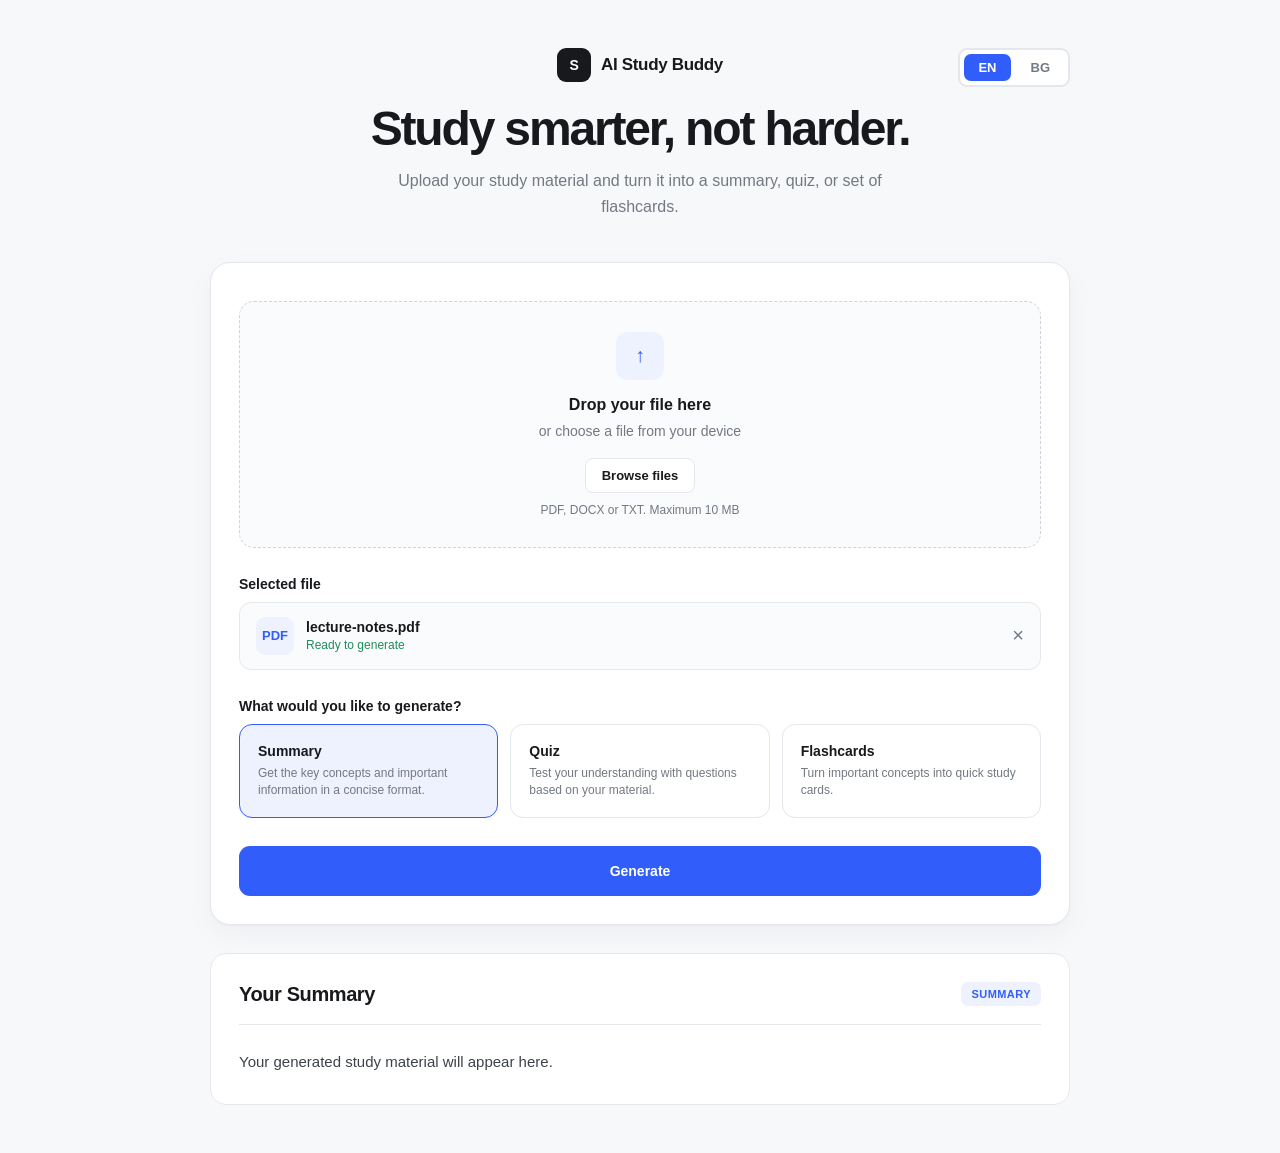
<file: src/frontend/index.html>
<!DOCTYPE html>
<html lang="en">
<head>
    <meta charset="UTF-8">
    <meta name="viewport" content="width=device-width, initial-scale=1.0">
    <title>AI Study Buddy</title>

    <link rel="stylesheet" type="text/css" href="./styles.css">
</head>

<body>

    <main class="page">

        <div class="container">

            <!-- Header -->
            <header class="header">

                <div class="brand">
                    <div class="brand-mark">S</div>
                    <span>AI Study Buddy</span>
                </div>

                <div class="language-switcher">
                    <button class="lang-btn active" data-lang="en">EN</button>
                    <button class="lang-btn" data-lang="bg">BG</button>
                </div>

                <h1 data-i18n="header.title"></h1>

                <p data-i18n="header.paragraph"></p>

            </header>


            <!-- Main Study Interface -->
            <section class="study-card">

                <!-- Upload -->
                <div class="section">

                    <label class="section-label" data-i18n="upload.instruction"></label>

                    <div class="upload-area">

                        <div class="upload-content">

                            <div class="upload-icon">
                                ↑
                            </div>

                            <div class="upload-title" data-i18n="upload.drop_file"></div>

                            <div class="upload-description" data-i18n="upload.choose_file"></div>

                            <div class="browse-button" data-i18n="upload.browse"></div>

                            <div class="file-info" data-i18n="upload.file_types"></div>

                        </div>

                    </div>

                </div>


                <!-- Selected File -->
                <div class="section">

                    <label class="section-label" data-i18n="selected_file"></label>

                    <div class="selected-file">

                        <div class="file-details">

                            <div class="file-icon">
                                PDF
                            </div>

                            <div>
                                <div class="file-name">
                                    lecture-notes.pdf
                                </div>

                                <div class="file-status" data-i18n="selected_file.generation"></div>
                            </div>

                        </div>

                        <button class="remove-file" type="button">
                            ×
                        </button>

                    </div>

                </div>


                <!-- Generation Options -->
                <div class="section">

                    <label class="section-label" data-i18n="generation.question"></label>

                    <div class="options">

                        <div class="option active">

                            <div class="option-title" data-i18n="generation.summary"></div>

                            <div class="option-description" data-i18n="generation.summary_text"></div>

                        </div>


                        <div class="option">

                            <div class="option-title" data-i18n="generation.quiz"></div>

                            <div class="option-description" data-i18n="generation.quiz_text"></div>

                        </div>


                        <div class="option">

                            <div class="option-title" data-i18n="generation.flashcards"></div>

                            <div class="option-description" data-i18n="generation.flashcards_text"></div>

                        </div>

                    </div>

                </div>


                <!-- Generate -->
                <div class="section">

                    <button class="generate-button" type="button" data-i18n="generate"></button>

                </div>

            </section>


            <!--
                Result container.

                Keep this hidden with CSS/JS until the backend
                returns the generated material.
            -->

            <section class="result">

                <div class="result-header">

                    <h2 class="result-title" data-i18n="results.title.summary"></h2>

                    <span class="result-type" data-i18n="generation.summary"></span>

                </div>

                <div class="result-content">

                    <p>
                        Your generated study material will appear here.
                    </p>

                </div>

            </section>

        </div>

    </main>

</body>
<script src="script.js"></script>
</html>
</file>
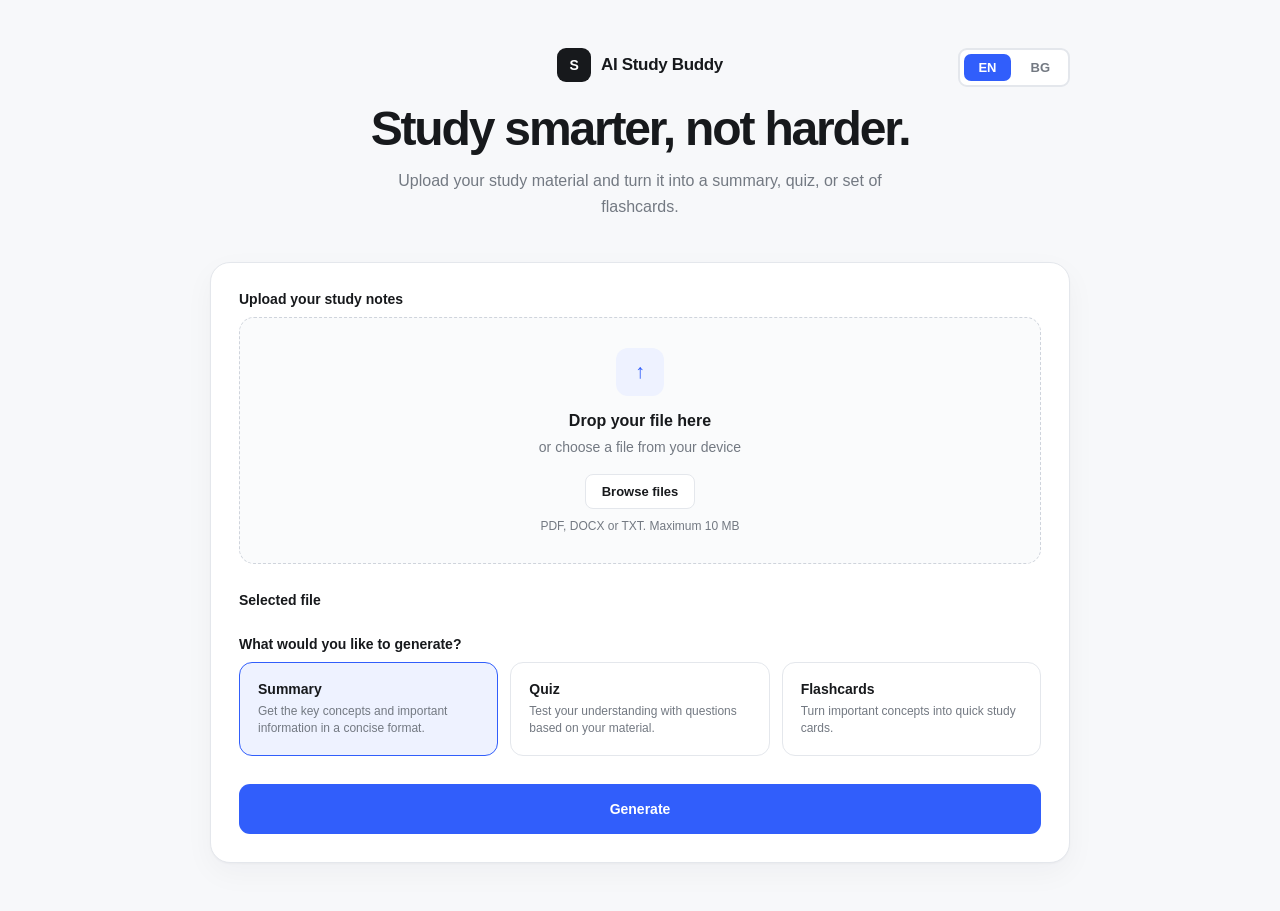
<file: src/ai_study_buddy/static/index.html>
<!DOCTYPE html>
<html lang="en">
<head>
    <meta charset="UTF-8">
    <meta name="viewport" content="width=device-width, initial-scale=1.0">
    <title>AI Study Buddy</title>

    <link rel="stylesheet" type="text/css" href="styles.css">
</head>

<body>

    <main class="page">

        <div class="container">

            <header class="header">

                <div class="brand">
                    <div class="brand-mark">S</div>
                    <span>AI Study Buddy</span>
                </div>

                <div class="language-switcher">
                    <button class="lang-btn active" data-lang="en">EN</button>
                    <button class="lang-btn" data-lang="bg">BG</button>
                </div>

                <h1 data-i18n="header.title"></h1>
                <p data-i18n="header.paragraph"></p>

            </header>


            <section class="study-card">

                <div class="section">

                    <label class="section-label" data-i18n="upload.instructions"></label>

                    <div class="upload-area" id="upload-area">
                        <input type="file" id="file-input" accept=".pdf,.docx,.txt" hidden>

                        <div class="upload-content">

                            <div class="upload-icon">↑</div>
                            <div class="upload-title" data-i18n="upload.drop_file"></div>
                            <div class="upload-description" data-i18n="upload.choose_file"></div>
                            <div class="browse-button" data-i18n="upload.browse"></div>
                            <div class="file-info" data-i18n="upload.file_types"></div>

                        </div>
                    </div>
                </div>


                <div class="section">

                    <label class="section-label" data-i18n="selected_file"></label>

                    <div class="selected-file">

                        <div class="file-details">
                            <div class="file-icon" id="file-icon">PDF</div>

                            <div>
                                <div class="file-name" id="file-name">
                                    lecture-notes.pdf
                                </div>

                                <div class="file-status" data-i18n="selected_file.generation"></div>
                            </div>

                        </div>

                        <button class="remove-file" type="button">×</button>

                    </div>

                </div>


                <div class="section">

                    <label class="section-label" data-i18n="generation.question"></label>

                    <div class="options">

                        <div class="option active" id="summary">

                            <div class="option-title" data-i18n="generation.summary"></div>
                            <div class="option-description" data-i18n="generation.summary_text"></div>

                        </div>


                        <div class="option" id="quiz">

                            <div class="option-title" data-i18n="generation.quiz"></div>
                            <div class="option-description" data-i18n="generation.quiz_text"></div>

                        </div>


                        <div class="option" id="flashcards">

                            <div class="option-title" data-i18n="generation.flashcards"></div>
                            <div class="option-description" data-i18n="generation.flashcards_text"></div>

                        </div>

                    </div>

                </div>

                <div class="section">
                    <button class="generate-button" id="generate-button" type="button" data-i18n="generate"></button>
                </div>

            </section>


            <section class="result" id="result-section">

                <div class="result-header">

                    <h2 class="result-title" data-i18n="results.title.summary"></h2>

                </div>

                <div class="result-content">

                    <p></p>

                </div>

            </section>


            <section class="quiz-section" id="quiz-section">

                <div class="quiz-header">

                    <h2 class="quiz-title" data-i18n="results.title.quiz"></h2>
                    <span class="quiz-progress" id="quiz-progress"></span>

                </div>

                <div class="quiz-progress-bar">
                    <div class="quiz-progress-fill" id="quiz-progress-fill"></div>
                </div>

                <div class="quiz-question-text" id="quiz-question-text"></div>

                <div class="quiz-options" id="quiz-options"></div>

                <div class="quiz-explanation" id="quiz-explanation">

                    <div class="quiz-explanation-icon" id="quiz-explanation-icon"></div>

                    <div>
                        <div class="quiz-explanation-title" id="quiz-explanation-title"></div>
                        <div class="quiz-explanation-text" id="quiz-explanation-text"></div>
                    </div>

                </div>

                <div class="quiz-nav">
                    <button class="quiz-nav-btn" id="quiz-next-btn" data-i18n="quiz.next"></button>
                </div>

            </section>


            <section class="quiz-score" id="quiz-score-section">

                <h2 class="quiz-score-title" data-i18n="quiz.complete"></h2>
                <div class="quiz-score-value" id="quiz-score-value"></div>
                <p class="quiz-score-message" id="quiz-score-message"></p>

                <button class="generate-button quiz-retry-btn" id="quiz-retry-btn" data-i18n="quiz.retry"></button>

            </section>


            <section class="flashcard-section" id="flashcard-section">

                <div class="flashcard-header">

                    <h2 class="flashcard-title" data-i18n="results.title.flashcards"></h2>
                    <span class="flashcard-progress" id="flashcard-progress"></span>

                </div>

                <div class="flashcard-progress-bar">
                    <div class="flashcard-progress-fill" id="flashcard-progress-fill"></div>
                </div>

                <div class="flashcard-container" id="flashcard-container">

                    <div class="flashcard" id="flashcard">

                        <div class="flashcard-face flashcard-front">
                            <div class="flashcard-label" data-i18n="flashcard.question"></div>
                            <div class="flashcard-text" id="flashcard-front-text"></div>
                        </div>

                        <div class="flashcard-face flashcard-back">
                            <div class="flashcard-label" data-i18n="flashcard.answer"></div>
                            <div class="flashcard-text" id="flashcard-back-text"></div>
                        </div>

                    </div>

                </div>

                <div class="flashcard-hint" data-i18n="flashcard.hint"></div>

                <div class="flashcard-nav">

                    <button class="flashcard-nav-btn flashcard-prev-btn" id="flashcard-prev-btn" data-i18n="flashcard.prev"></button>
                    <button class="flashcard-nav-btn flashcard-next-btn" id="flashcard-next-btn" data-i18n="flashcard.next"></button>

                </div>

            </section>

        </div>

    </main>

<script src="script.js"></script>
</body>
</html>
</file>
<file: src/frontend/styles.css>
* {
    margin: 0;
    padding: 0;
    box-sizing: border-box;
}

:root {
    --background: #f7f8fa;
    --surface: #ffffff;
    --border: #e4e7ec;
    --text: #17191c;
    --muted: #737982;
    --accent: #315efb;
    --accent-dark: #244bd0;
    --accent-soft: #eef2ff;
    --success: #228b5b;
}

body {
    min-height: 100vh;
    font-family: Inter, -apple-system, BlinkMacSystemFont, "Segoe UI",
        sans-serif;
    background: var(--background);
    color: var(--text);
}

/* =========================
   PAGE
========================= */

.page {
    min-height: 100vh;
    display: flex;
    justify-content: center;
    padding: 48px 24px;
}

.container {
    width: 100%;
    max-width: 860px;
}

/* =========================
   HEADER
========================= */

.header {
    text-align: center;
    margin-bottom: 42px;
    position: relative;
}

.brand {
    display: inline-flex;
    align-items: center;
    gap: 10px;
    margin-bottom: 22px;
    font-size: 17px;
    font-weight: 700;
    letter-spacing: -0.02em;
}

.brand-mark {
    width: 34px;
    height: 34px;
    display: grid;
    place-items: center;
    border-radius: 9px;
    background: var(--text);
    color: white;
    font-size: 14px;
}

.header h1 {
    font-size: clamp(34px, 5vw, 48px);
    line-height: 1.05;
    letter-spacing: -0.045em;
    margin-bottom: 14px;
}

.header p {
    max-width: 540px;
    margin: 0 auto;
    color: var(--muted);
    font-size: 16px;
    line-height: 1.6;
}

/* =========================
   LANGUAGE SWITCHER
========================= */

.language-switcher {
    position: absolute;
    top: 0;
    right: 0;
    display: inline-flex;
    gap: 6px;
    padding: 4px;
    border: 2px solid var(--border);
    border-radius: 9px;
    background: white;
    /*margin-bottom: 18px;*/
}

.lang-btn {
    padding: 6px 14px;
    border: 0;
    border-radius: 7px;
    background: transparent;
    color: var(--muted);
    font-size: 13px;
    font-weight: 600;
    cursor: pointer;
    transition: all 0.2s ease;
}

.lang-btn:hover {
    color: var(--text);
}

.lang-btn.active {
    background: var(--accent);
    color: white;
}

/* =========================
   MAIN CARD
========================= */

.study-card {
    background: var(--surface);
    border: 1px solid var(--border);
    border-radius: 20px;
    padding: 28px;
    box-shadow:
        0 1px 2px rgba(16, 24, 40, 0.03),
        0 10px 30px rgba(16, 24, 40, 0.04);
}

/* =========================
   SECTION
========================= */

.section {
    margin-bottom: 28px;
}

.section:last-child {
    margin-bottom: 0;
}

.section-label {
    display: block;
    margin-bottom: 10px;
    font-size: 14px;
    font-weight: 650;
}

/* =========================
   UPLOAD
========================= */

.upload-area {
    min-height: 230px;
    display: flex;
    align-items: center;
    justify-content: center;
    text-align: center;
    padding: 30px;
    border: 1.5px dashed #cfd4dc;
    border-radius: 15px;
    background: #fafbfc;
    cursor: pointer;
    transition:
        border-color 0.2s ease,
        background 0.2s ease;
}

.upload-area:hover {
    border-color: var(--accent);
    background: #f8faff;
}

.upload-content {
    max-width: 400px;
}

.upload-icon {
    width: 48px;
    height: 48px;
    margin: 0 auto 16px;
    display: grid;
    place-items: center;
    border-radius: 12px;
    background: var(--accent-soft);
    color: var(--accent);
    font-size: 20px;
}

.upload-title {
    font-size: 16px;
    font-weight: 650;
    margin-bottom: 7px;
}

.upload-description {
    color: var(--muted);
    font-size: 14px;
    line-height: 1.5;
}

.browse-button {
    display: inline-block;
    margin-top: 16px;
    padding: 9px 16px;
    border: 1px solid var(--border);
    border-radius: 8px;
    background: white;
    color: var(--text);
    font-size: 13px;
    font-weight: 600;
}

.file-info {
    margin-top: 10px;
    color: var(--muted);
    font-size: 12px;
}

/* =========================
   SELECTED FILE
========================= */

.selected-file {
    display: flex;
    /*display: none;*/
    align-items: center;
    justify-content: space-between;
    gap: 15px;
    padding: 14px 16px;
    border: 1px solid var(--border);
    border-radius: 12px;
    background: #fafbfc;
}

.file-details {
    display: flex;
    align-items: center;
    gap: 12px;
    min-width: 0;
}

.file-icon {
    width: 38px;
    height: 38px;
    flex-shrink: 0;
    display: grid;
    place-items: center;
    border-radius: 9px;
    background: var(--accent-soft);
    color: var(--accent);
    font-size: 13px;
    font-weight: 700;
}

.file-name {
    overflow: hidden;
    text-overflow: ellipsis;
    white-space: nowrap;
    font-size: 14px;
    font-weight: 600;
}

.file-status {
    margin-top: 3px;
    color: var(--success);
    font-size: 12px;
}

.remove-file {
    flex-shrink: 0;
    border: 0;
    background: transparent;
    color: var(--muted);
    font-size: 20px;
    cursor: pointer;
}

/* =========================
   GENERATION OPTIONS
========================= */

.options {
    display: grid;
    grid-template-columns: repeat(3, 1fr);
    gap: 12px;
}

.option {
    position: relative;
    padding: 18px;
    border: 1px solid var(--border);
    border-radius: 13px;
    background: white;
    cursor: pointer;
    transition:
        border-color 0.2s ease,
        background 0.2s ease,
        transform 0.2s ease;
}

.option:hover {
    border-color: #b8c1d0;
    transform: translateY(-1px);
}

.option.active {
    border-color: var(--accent);
    background: var(--accent-soft);
}

.option-title {
    margin-bottom: 6px;
    font-size: 14px;
    font-weight: 700;
}

.option-description {
    color: var(--muted);
    font-size: 12px;
    line-height: 1.45;
}

/* =========================
   GENERATE BUTTON
========================= */

.generate-button {
    width: 100%;
    height: 50px;
    border: 0;
    border-radius: 11px;
    background: var(--accent);
    color: white;
    font-size: 14px;
    font-weight: 650;
    cursor: pointer;
    transition:
        background 0.2s ease,
        transform 0.2s ease;
}

.generate-button:hover {
    background: var(--accent-dark);
    transform: translateY(-1px);
}

/* =========================
   RESULT AREA
========================= */

.result {
    margin-top: 28px;
    padding: 28px;
    border: 1px solid var(--border);
    border-radius: 16px;
    background: white;
    /*display: none;*/
}

.result-header {
    display: flex;
    align-items: center;
    justify-content: space-between;
    gap: 20px;
    margin-bottom: 24px;
    padding-bottom: 18px;
    border-bottom: 1px solid var(--border);
}

.result-title {
    font-size: 20px;
    font-weight: 700;
    letter-spacing: -0.02em;
}

.result-type {
    padding: 6px 10px;
    border-radius: 7px;
    background: var(--accent-soft);
    color: var(--accent);
    font-size: 11px;
    font-weight: 700;
    text-transform: uppercase;
    letter-spacing: 0.04em;
}

.result-content {
    color: #3d4249;
    font-size: 15px;
    line-height: 1.75;
}

/* =========================
   RESPONSIVE
========================= */

@media (max-width: 650px) {
    .page {
        padding: 28px 16px;
    }

    .header {
        margin-bottom: 28px;
    }

    .header h1 {
        font-size: 34px;
    }

    .study-card {
        padding: 18px;
        border-radius: 16px;
    }

    .options {
        grid-template-columns: 1fr;
    }

    .option {
        padding: 15px;
    }

    .upload-area {
        min-height: 200px;
    }

    .result {
        padding: 20px;
    }

    .result-header {
        align-items: flex-start;
        flex-direction: column;
        gap: 12px;
    }
}
</file>
<file: src/ai_study_buddy/static/styles.css>
* {
    margin: 0;
    padding: 0;
    box-sizing: border-box;
}

:root {
    --background: #f7f8fa;
    --surface: #ffffff;
    --border: #e4e7ec;
    --text: #17191c;
    --muted: #737982;
    --accent: #315efb;
    --accent-dark: #244bd0;
    --accent-soft: #eef2ff;
    --success: #228b5b;
}

body {
    min-height: 100vh;
    font-family: Inter, -apple-system, BlinkMacSystemFont, "Segoe UI",
        sans-serif;
    background: var(--background);
    color: var(--text);
}

.page {
    min-height: 100vh;
    display: flex;
    justify-content: center;
    padding: 48px 24px;
}

.container {
    width: 100%;
    max-width: 860px;
}

.header {
    text-align: center;
    margin-bottom: 42px;
    position: relative;
}

.brand {
    display: inline-flex;
    align-items: center;
    gap: 10px;
    margin-bottom: 22px;
    font-size: 17px;
    font-weight: 700;
    letter-spacing: -0.02em;
}

.brand-mark {
    width: 34px;
    height: 34px;
    display: grid;
    place-items: center;
    border-radius: 9px;
    background: var(--text);
    color: white;
    font-size: 14px;
}

.header h1 {
    font-size: clamp(34px, 5vw, 48px);
    line-height: 1.05;
    letter-spacing: -0.045em;
    margin-bottom: 14px;
}

.header p {
    max-width: 540px;
    margin: 0 auto;
    color: var(--muted);
    font-size: 16px;
    line-height: 1.6;
}

.language-switcher {
    position: absolute;
    top: 0;
    right: 0;
    display: inline-flex;
    gap: 6px;
    padding: 4px;
    border: 2px solid var(--border);
    border-radius: 9px;
    background: white;
    /*margin-bottom: 18px;*/
}

.lang-btn {
    padding: 6px 14px;
    border: 0;
    border-radius: 7px;
    background: transparent;
    color: var(--muted);
    font-size: 13px;
    font-weight: 600;
    cursor: pointer;
    transition: all 0.2s ease;
}

.lang-btn:hover {
    color: var(--text);
}

.lang-btn.active {
    background: var(--accent);
    color: white;
}

.study-card {
    background: var(--surface);
    border: 1px solid var(--border);
    border-radius: 20px;
    padding: 28px;
    box-shadow:
        0 1px 2px rgba(16, 24, 40, 0.03),
        0 10px 30px rgba(16, 24, 40, 0.04);
}

.section {
    margin-bottom: 28px;
}

.section:last-child {
    margin-bottom: 0;
}

.section-label {
    display: block;
    margin-bottom: 10px;
    font-size: 14px;
    font-weight: 650;
}

.upload-area {
    min-height: 230px;
    display: flex;
    align-items: center;
    justify-content: center;
    text-align: center;
    padding: 30px;
    border: 1.5px dashed #cfd4dc;
    border-radius: 15px;
    background: #fafbfc;
    cursor: pointer;
    transition:
        border-color 0.2s ease,
        background 0.2s ease;
}

.upload-area:hover,
.upload-area.dragover {
    border-color: var(--accent);
    background: #f8faff;
}

.upload-content {
    max-width: 400px;
}

.upload-icon {
    width: 48px;
    height: 48px;
    margin: 0 auto 16px;
    display: grid;
    place-items: center;
    border-radius: 12px;
    background: var(--accent-soft);
    color: var(--accent);
    font-size: 20px;
}

.upload-title {
    font-size: 16px;
    font-weight: 650;
    margin-bottom: 7px;
}

.upload-description {
    color: var(--muted);
    font-size: 14px;
    line-height: 1.5;
}

.browse-button {
    display: inline-block;
    margin-top: 16px;
    padding: 9px 16px;
    border: 1px solid var(--border);
    border-radius: 8px;
    background: white;
    color: var(--text);
    font-size: 13px;
    font-weight: 600;
}

.file-info {
    margin-top: 10px;
    color: var(--muted);
    font-size: 12px;
}

.selected-file {
    display: none;
    align-items: center;
    justify-content: space-between;
    gap: 15px;
    padding: 14px 16px;
    border: 1px solid var(--border);
    border-radius: 12px;
    background: #fafbfc;
}

.file-details {
    display: flex;
    align-items: center;
    gap: 12px;
    min-width: 0;
}

.file-icon {
    width: 38px;
    height: 38px;
    flex-shrink: 0;
    display: grid;
    place-items: center;
    border-radius: 9px;
    background: var(--accent-soft);
    color: var(--accent);
    font-size: 13px;
    font-weight: 700;
}

.file-name {
    overflow: hidden;
    text-overflow: ellipsis;
    white-space: nowrap;
    font-size: 14px;
    font-weight: 600;
}

.file-status {
    margin-top: 3px;
    color: var(--success);
    font-size: 12px;
}

.remove-file {
    flex-shrink: 0;
    border: 0;
    background: transparent;
    color: var(--muted);
    font-size: 20px;
    cursor: pointer;
}

.options {
    display: grid;
    grid-template-columns: repeat(3, 1fr);
    gap: 12px;
}

.option {
    position: relative;
    padding: 18px;
    border: 1px solid var(--border);
    border-radius: 13px;
    background: white;
    cursor: pointer;
    transition:
        border-color 0.2s ease,
        background 0.2s ease,
        transform 0.2s ease;
}

.option:hover {
    border-color: #b8c1d0;
    transform: translateY(-1px);
}

.option.active {
    border-color: var(--accent);
    background: var(--accent-soft);
}

.option-title {
    margin-bottom: 6px;
    font-size: 14px;
    font-weight: 700;
}

.option-description {
    color: var(--muted);
    font-size: 12px;
    line-height: 1.45;
}

.generate-button {
    width: 100%;
    height: 50px;
    border: 0;
    border-radius: 11px;
    background: var(--accent);
    color: white;
    font-size: 14px;
    font-weight: 650;
    cursor: pointer;
    transition:
        background 0.2s ease,
        transform 0.2s ease;
}

.generate-button:hover:not(:disabled) {
    background: var(--accent-dark);
    transform: translateY(-1px);
}

.generate-button:disabled {
    opacity: 0.6;
    cursor: default;
    transform: none;
}

.result {
    margin-top: 28px;
    padding: 28px;
    border: 1px solid var(--border);
    border-radius: 16px;
    background: white;
    display: none;
}

.result-header {
    display: flex;
    align-items: center;
    justify-content: space-between;
    gap: 20px;
    margin-bottom: 6px;
}

.result-title {
    font-size: 20px;
    font-weight: 700;
    letter-spacing: -0.02em;
}

.result-content {
    color: #3d4249;
    font-size: 15px;
    line-height: 1.75;
    white-space: pre-line;
}


/* ── Quiz section ── */

.quiz-section {
    margin-top: 28px;
    padding: 28px;
    border: 1px solid var(--border);
    border-radius: 16px;
    background: white;
    display: none;
}

.quiz-header {
    display: flex;
    align-items: center;
    justify-content: space-between;
    gap: 20px;
    margin-bottom: 16px;
}

.quiz-title {
    font-size: 20px;
    font-weight: 700;
    letter-spacing: -0.02em;
}

.quiz-progress {
    display: inline-flex;
    align-items: center;
    padding: 5px 12px;
    border-radius: 8px;
    background: var(--accent-soft);
    color: var(--accent);
    font-size: 12px;
    font-weight: 650;
    letter-spacing: -0.01em;
}

.quiz-progress-bar {
    height: 4px;
    border-radius: 2px;
    background: var(--border);
    margin-bottom: 20px;
    overflow: hidden;
}

.quiz-progress-fill {
    height: 100%;
    border-radius: 2px;
    background: var(--accent);
    transition: width 0.4s ease;
    width: 0%;
}

.quiz-question-text {
    font-size: 17px;
    font-weight: 650;
    line-height: 1.5;
    margin-bottom: 20px;
    letter-spacing: -0.01em;
}

.quiz-options {
    display: flex;
    flex-direction: column;
    gap: 10px;
    margin-bottom: 0;
}

.quiz-option {
    display: flex;
    align-items: center;
    gap: 14px;
    padding: 16px 18px;
    border: 1px solid var(--border);
    border-radius: 12px;
    background: white;
    cursor: pointer;
    transition:
        border-color 0.2s ease,
        background 0.2s ease,
        transform 0.15s ease;
}

.quiz-option:hover:not(.disabled) {
    border-color: #b8c1d0;
    transform: translateY(-1px);
}

.quiz-option-letter {
    width: 32px;
    height: 32px;
    flex-shrink: 0;
    display: grid;
    place-items: center;
    border-radius: 8px;
    background: var(--background);
    color: var(--muted);
    font-size: 13px;
    font-weight: 700;
    transition:
        background 0.2s ease,
        color 0.2s ease;
}

.quiz-option-text {
    font-size: 14px;
    font-weight: 500;
    line-height: 1.5;
    color: var(--text);
}

.quiz-option.correct {
    border-color: var(--success);
    background: #f0faf5;
}

.quiz-option.correct .quiz-option-letter {
    background: var(--success);
    color: white;
}

.quiz-option.incorrect {
    border-color: #dc3545;
    background: #fff5f5;
}

.quiz-option.incorrect .quiz-option-letter {
    background: #dc3545;
    color: white;
}

.quiz-option.disabled {
    cursor: default;
    opacity: 0.65;
}

.quiz-option.correct.disabled,
.quiz-option.incorrect.disabled {
    opacity: 1;
}

.quiz-explanation {
    display: none;
    align-items: flex-start;
    gap: 14px;
    margin-top: 20px;
    padding: 18px;
    border-radius: 12px;
    background: var(--background);
    border: 1px solid var(--border);
}

.quiz-explanation-icon {
    width: 32px;
    height: 32px;
    flex-shrink: 0;
    display: grid;
    place-items: center;
    border-radius: 8px;
    font-size: 16px;
}

.quiz-explanation-title {
    font-size: 13px;
    font-weight: 700;
    text-transform: uppercase;
    letter-spacing: 0.04em;
    margin-bottom: 6px;
}

.quiz-explanation.correct-explanation .quiz-explanation-icon {
    background: #f0faf5;
    color: var(--success);
}

.quiz-explanation.correct-explanation .quiz-explanation-title {
    color: var(--success);
}

.quiz-explanation.incorrect-explanation .quiz-explanation-icon {
    background: #fff5f5;
    color: #dc3545;
}

.quiz-explanation.incorrect-explanation .quiz-explanation-title {
    color: #dc3545;
}

.quiz-explanation-text {
    color: #3d4249;
    font-size: 14px;
    line-height: 1.65;
}

.quiz-nav {
    display: none;
    margin-top: 20px;
}

.quiz-nav-btn {
    width: 100%;
    height: 46px;
    border: 0;
    border-radius: 11px;
    background: var(--accent);
    color: white;
    font-size: 14px;
    font-weight: 650;
    cursor: pointer;
    transition:
        background 0.2s ease,
        transform 0.2s ease;
}

.quiz-nav-btn:hover {
    background: var(--accent-dark);
    transform: translateY(-1px);
}

/* ── Quiz score screen ── */

.quiz-score {
    margin-top: 28px;
    padding: 48px 28px;
    border: 1px solid var(--border);
    border-radius: 16px;
    background: white;
    display: none;
    text-align: center;
}

.quiz-score-icon {
    font-size: 48px;
    margin-bottom: 16px;
}

.quiz-score-title {
    font-size: 22px;
    font-weight: 700;
    letter-spacing: -0.02em;
    margin-bottom: 12px;
}

.quiz-score-value {
    font-size: 40px;
    font-weight: 800;
    color: var(--accent);
    letter-spacing: -0.03em;
    margin-bottom: 8px;
}

.quiz-score-message {
    color: var(--muted);
    font-size: 15px;
    line-height: 1.6;
    margin-bottom: 28px;
}

.quiz-retry-btn {
    max-width: 280px;
    margin: 0 auto;
    display: block;
}


/* ── Flashcard section ── */

.flashcard-section {
    margin-top: 28px;
    padding: 28px;
    border: 1px solid var(--border);
    border-radius: 16px;
    background: white;
    display: none;
}

.flashcard-header {
    display: flex;
    align-items: center;
    justify-content: space-between;
    gap: 20px;
    margin-bottom: 16px;
}

.flashcard-title {
    font-size: 20px;
    font-weight: 700;
    letter-spacing: -0.02em;
}

.flashcard-progress {
    display: inline-flex;
    align-items: center;
    padding: 5px 12px;
    border-radius: 8px;
    background: var(--accent-soft);
    color: var(--accent);
    font-size: 12px;
    font-weight: 650;
    letter-spacing: -0.01em;
}

.flashcard-progress-bar {
    height: 4px;
    border-radius: 2px;
    background: var(--border);
    margin-bottom: 20px;
    overflow: hidden;
}

.flashcard-progress-fill {
    height: 100%;
    border-radius: 2px;
    background: var(--accent);
    transition: width 0.4s ease;
    width: 0%;
}

.flashcard-container {
    perspective: 800px;
    margin-bottom: 16px;
}

.flashcard {
    position: relative;
    width: 100%;
    min-height: 240px;
    cursor: pointer;
    transform-style: preserve-3d;
    transition: transform 0.5s ease;
}

.flashcard:hover .flashcard-front {
    border-color: #b8c1d0;
}

.flashcard:hover .flashcard-back {
    border-color: var(--accent-dark);
}

.flashcard.flipped {
    transform: rotateY(180deg);
}

.flashcard-face {
    position: absolute;
    top: 0;
    left: 0;
    width: 100%;
    height: 100%;
    display: flex;
    flex-direction: column;
    align-items: center;
    justify-content: center;
    padding: 32px 28px;
    border: 1px solid var(--border);
    border-radius: 14px;
    backface-visibility: hidden;
    -webkit-backface-visibility: hidden;
    overflow-y: auto;
    transition: border-color 0.2s ease;
}

.flashcard-front {
    background: var(--background);
}

.flashcard-back {
    background: var(--accent-soft);
    border-color: var(--accent);
    transform: rotateY(180deg);
}

.flashcard-label {
    font-size: 11px;
    font-weight: 700;
    text-transform: uppercase;
    letter-spacing: 0.06em;
    margin-bottom: 16px;
}

.flashcard-front .flashcard-label {
    color: var(--muted);
}

.flashcard-back .flashcard-label {
    color: var(--accent);
}

.flashcard-text {
    font-size: 16px;
    font-weight: 600;
    line-height: 1.6;
    text-align: center;
    color: var(--text);
    max-width: 540px;
}

.flashcard-hint {
    text-align: center;
    color: var(--muted);
    font-size: 12px;
    margin-bottom: 20px;
}

.flashcard-nav {
    display: flex;
    gap: 10px;
}

.flashcard-nav-btn {
    flex: 1;
    height: 46px;
    border: 0;
    border-radius: 11px;
    font-size: 14px;
    font-weight: 650;
    cursor: pointer;
    transition:
        background 0.2s ease,
        transform 0.2s ease;
}

.flashcard-prev-btn {
    background: var(--background);
    color: var(--text);
    border: 1px solid var(--border);
}

.flashcard-prev-btn:hover:not(:disabled) {
    background: var(--border);
    transform: translateY(-1px);
}

.flashcard-next-btn {
    background: var(--accent);
    color: white;
}

.flashcard-next-btn:hover:not(:disabled) {
    background: var(--accent-dark);
    transform: translateY(-1px);
}

.flashcard-nav-btn:disabled {
    opacity: 0.4;
    cursor: default;
}


@media (max-width: 650px) {
    .page {
        padding: 28px 16px;
    }

    .header {
        margin-bottom: 28px;
    }

    .header h1 {
        font-size: 34px;
    }

    .study-card {
        padding: 18px;
        border-radius: 16px;
    }

    .options {
        grid-template-columns: 1fr;
    }

    .option {
        padding: 15px;
    }

    .upload-area {
        min-height: 200px;
    }

    .result {
        padding: 20px;
    }

    .quiz-section,
    .flashcard-section {
        padding: 20px;
    }

    .quiz-header,
    .flashcard-header {
        align-items: center;
        flex-direction: row;
        justify-content: space-between;
        gap: 16px;
    }

    .quiz-score {
        padding: 32px 20px;
    }

    .flashcard {
        min-height: 200px;
    }

    .flashcard-face {
        padding: 24px 20px;
    }
}
</file>
